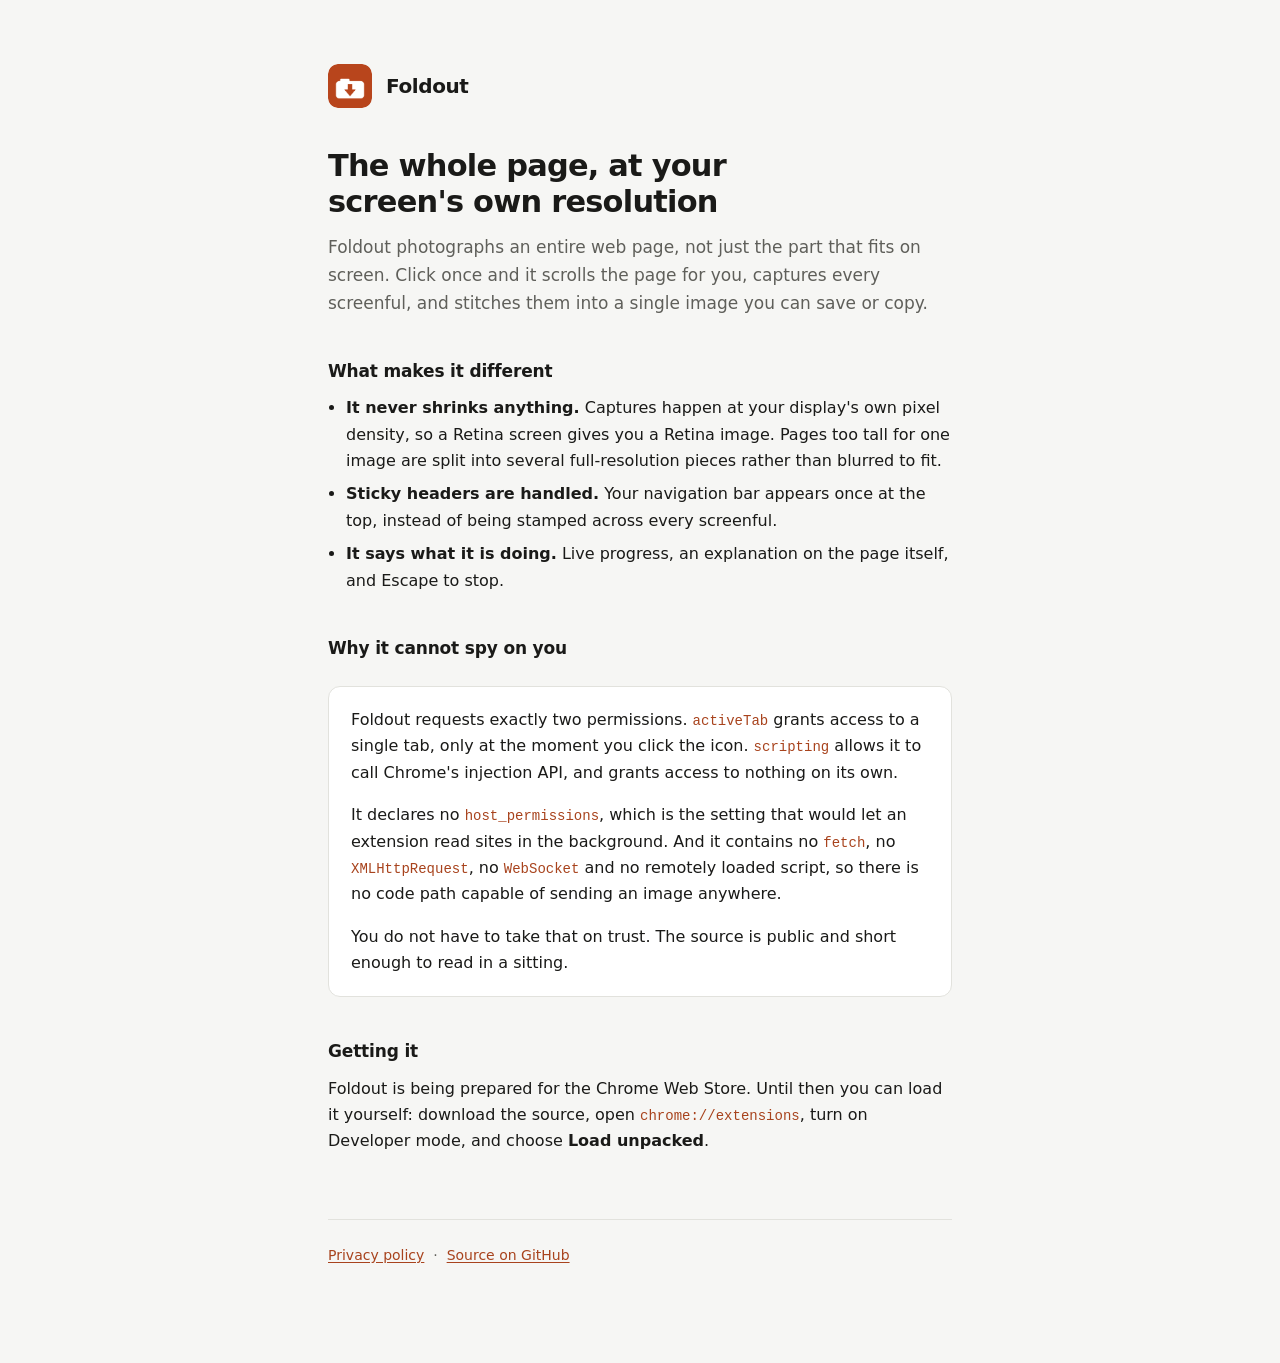
<file: docs/index.html>
<!doctype html>
<html lang="en">
  <head>
    <meta charset="utf-8" />
    <meta name="viewport" content="width=device-width, initial-scale=1" />
    <title>Foldout: full-page screenshots that stay on your machine</title>
    <meta name="description" content="A Chrome extension that captures an entire web page at your screen's native resolution. Two permissions, no host access, no network code." />
    <link rel="icon" href="icon.png" />
    <link rel="stylesheet" href="style.css" />
  </head>
  <body>
    <header><img src="icon.png" alt="" /><b>Foldout</b></header>

    <h1>The whole page, at your screen's own resolution</h1>
    <p class="lede">
      Foldout photographs an entire web page, not just the part that fits on
      screen. Click once and it scrolls the page for you, captures every
      screenful, and stitches them into a single image you can save or copy.
    </p>

    <h2>What makes it different</h2>
    <ul>
      <li><b>It never shrinks anything.</b> Captures happen at your display's own
        pixel density, so a Retina screen gives you a Retina image. Pages too
        tall for one image are split into several full-resolution pieces rather
        than blurred to fit.</li>
      <li><b>Sticky headers are handled.</b> Your navigation bar appears once at
        the top, instead of being stamped across every screenful.</li>
      <li><b>It says what it is doing.</b> Live progress, an explanation on the
        page itself, and Escape to stop.</li>
    </ul>

    <h2>Why it cannot spy on you</h2>
    <div class="card">
      <p>
        Foldout requests exactly two permissions. <code>activeTab</code> grants
        access to a single tab, only at the moment you click the icon.
        <code>scripting</code> allows it to call Chrome's injection API, and
        grants access to nothing on its own.
      </p>
      <p>
        It declares no <code>host_permissions</code>, which is the setting that
        would let an extension read sites in the background. And it contains no
        <code>fetch</code>, no <code>XMLHttpRequest</code>, no
        <code>WebSocket</code> and no remotely loaded script, so there is no code
        path capable of sending an image anywhere.
      </p>
      <p>
        You do not have to take that on trust. The source is public and short
        enough to read in a sitting.
      </p>
    </div>

    <h2>Getting it</h2>
    <p>
      Foldout is being prepared for the Chrome Web Store. Until then you can
      load it yourself: download the source, open
      <code>chrome://extensions</code>, turn on Developer mode, and choose
      <b>Load unpacked</b>.
    </p>

    <footer>
      <a href="privacy.html">Privacy policy</a> &nbsp;·&nbsp;
      <a href="https://github.com/tooaverage/foldout">Source on GitHub</a>
    </footer>
  </body>
</html>
</file>
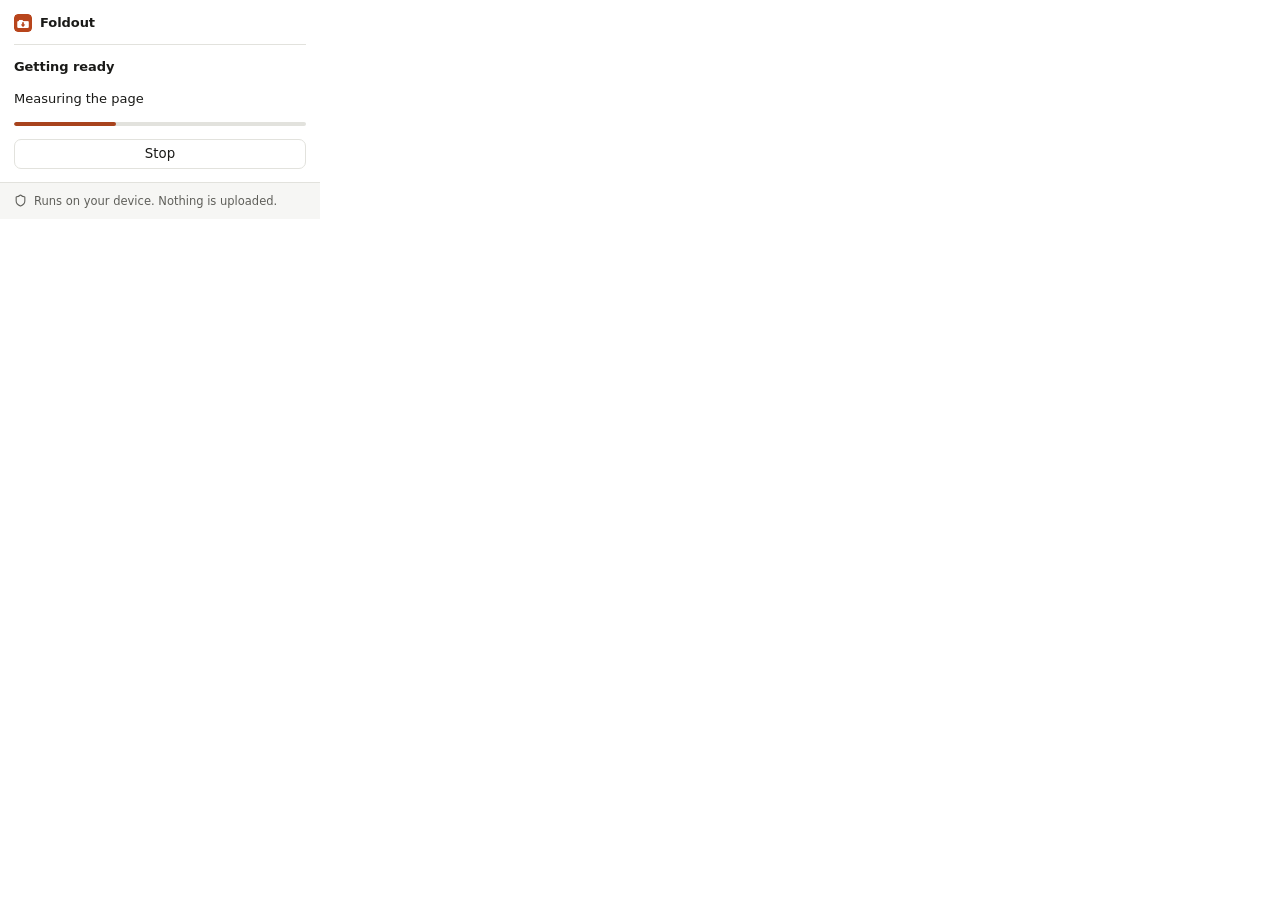
<file: popup.html>
<!doctype html>
<html lang="en">
  <head>
    <meta charset="utf-8" />
    <title>Foldout</title>
    <style>
      /* Same tokens as viewer.html. Kept inline so the popup is self-contained. */
      :root {
        color-scheme: light dark;
        --bg: #ffffff;
        --sunken: #f6f6f4;
        --line: #e2e2dd;
        --text: #1a1a18;
        --muted: #5f5f5a;
        --accent: #a8431d;
        --ease: cubic-bezier(0.22, 1, 0.36, 1);
      }
      @media (prefers-color-scheme: dark) {
        :root {
          --bg: #1a1a1d;
          --sunken: #121214;
          --line: #2f2f35;
          --text: #eeeef1;
          --muted: #a0a0a9;
          --accent: #e8804f;
        }
      }

      * { box-sizing: border-box; }
      body {
        width: 320px;
        margin: 0;
        padding: 14px;
        background: var(--bg);
        color: var(--text);
        font: 400 13px/1.45 ui-sans-serif, -apple-system, "SF Pro Text", system-ui, sans-serif;
        -webkit-font-smoothing: antialiased;
      }
      :focus-visible { outline: 2px solid var(--accent); outline-offset: 2px; border-radius: 4px; }

      .brand {
        display: flex;
        align-items: center;
        gap: 8px;
        padding-bottom: 11px;
        border-bottom: 1px solid var(--line);
      }
      .brand img { width: 18px; height: 18px; border-radius: 4px; }
      .brand b { font-size: 13px; font-weight: 600; letter-spacing: -0.005em; flex: 1; }

      .stage { display: flex; align-items: baseline; gap: 10px; margin: 13px 0 0; }
      .stage h1 { margin: 0; font-size: 13px; font-weight: 600; flex: 1; letter-spacing: -0.005em; }
      .pct {
        font: 500 12px ui-monospace, SFMono-Regular, Menlo, monospace;
        color: var(--muted);
        font-variant-numeric: tabular-nums;
      }
      .stage p { margin: 3px 0 0; color: var(--muted); }

      .track {
        height: 4px;
        margin: 11px 0 0;
        border-radius: 2px;
        background: var(--line);
        overflow: hidden;
      }
      .fill {
        display: block;
        height: 100%;
        width: 0;
        border-radius: 2px;
        background: var(--accent);
        transition: width 220ms var(--ease);
      }
      /* Before the first screenful there is no honest percentage to show, so
         sweep instead of pretending to know. */
      .track.waiting .fill { width: 35%; animation: sweep 1.5s var(--ease) infinite; }
      @keyframes sweep {
        0% { transform: translateX(-100%); }
        100% { transform: translateX(340%); }
      }

      .row { display: flex; gap: 8px; margin-top: 13px; }
      button {
        flex: 1;
        height: 30px;
        border: 1px solid var(--line);
        border-radius: 7px;
        background: var(--bg);
        color: var(--text);
        font: 500 12px/1 inherit;
        font-family: inherit;
        cursor: pointer;
        transition: border-color 150ms var(--ease);
      }
      button:hover { border-color: var(--muted); }

      .safe {
        display: flex;
        align-items: center;
        gap: 7px;
        margin: 13px -14px -14px;
        padding: 10px 14px;
        border-top: 1px solid var(--line);
        background: var(--sunken);
        color: var(--muted);
        font-size: 11.5px;
      }
      .safe svg { width: 13px; height: 13px; flex: none; }

      @media (prefers-reduced-motion: reduce) {
        .fill { transition: none; }
        .track.waiting .fill { animation: none; width: 100%; }
      }
      [hidden] { display: none !important; }
    </style>
  </head>
  <body>
    <div class="brand">
      <img src="icons/icon-32.png" alt="" />
      <b>Foldout</b>
    </div>

    <div class="stage">
      <h1 id="headline">Getting ready</h1>
      <span class="pct" id="pct" hidden></span>
    </div>
    <p id="detail">Measuring the page</p>

    <div class="track waiting" id="track" role="progressbar" aria-labelledby="headline">
      <span class="fill" id="fill"></span>
    </div>

    <div class="row" id="row">
      <button id="stop">Stop</button>
    </div>

    <div class="safe">
      <svg viewBox="0 0 24 24" fill="none" stroke="currentColor" stroke-width="2" stroke-linecap="round" stroke-linejoin="round" aria-hidden="true">
        <path d="M20 13c0 5-3.5 7.5-7.66 8.95a1 1 0 0 1-.67-.01C7.5 20.5 4 18 4 13V6a1 1 0 0 1 1-1c2 0 4.5-1.2 6.24-2.72a1.17 1.17 0 0 1 1.52 0C14.51 3.81 17 5 19 5a1 1 0 0 1 1 1z" />
      </svg>
      <span>Runs on your device. Nothing is uploaded.</span>
    </div>

    <script src="popup.js"></script>
  </body>
</html>
</file>
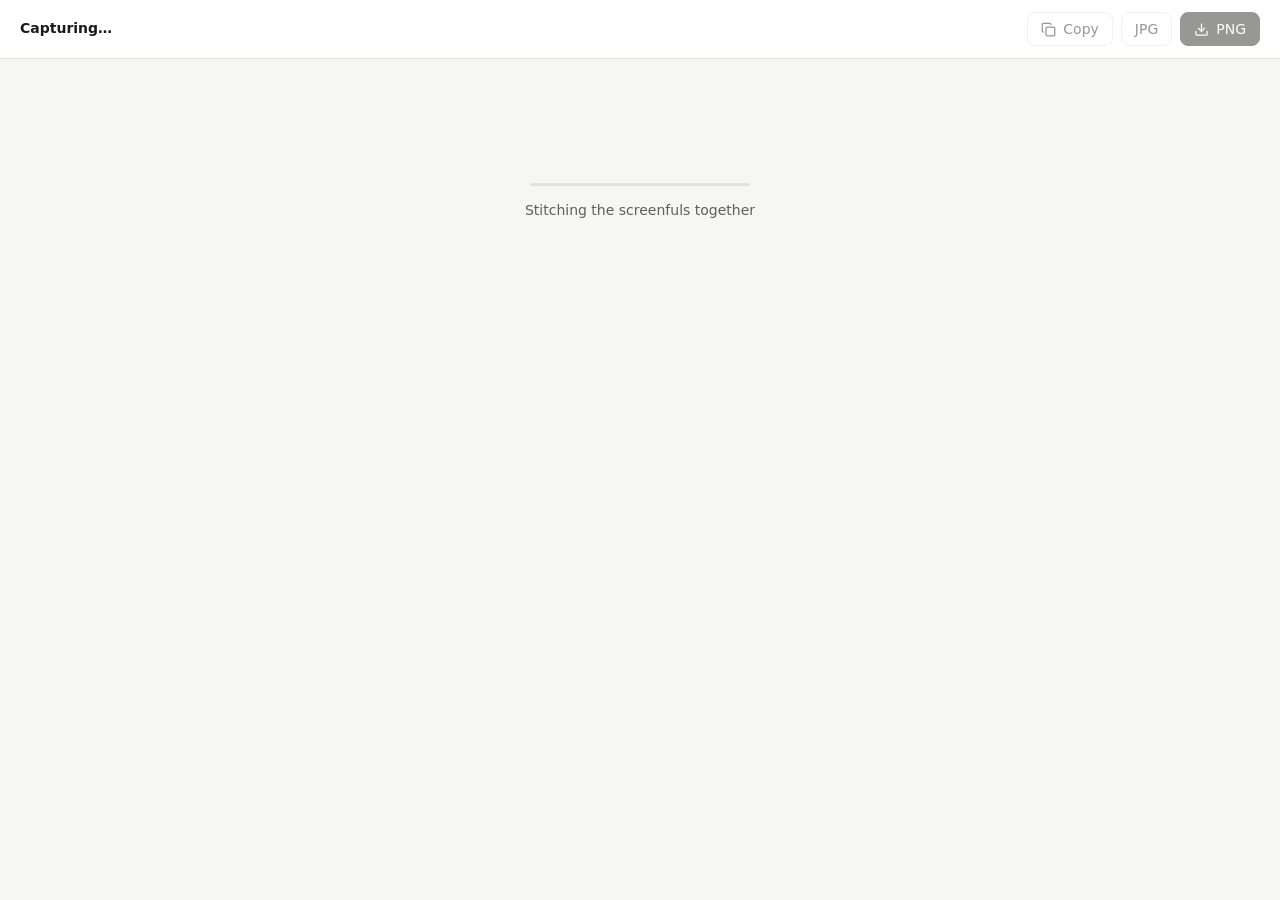
<file: viewer.html>
<!doctype html>
<html lang="en">
  <head>
    <meta charset="utf-8" />
    <title>Foldout</title>
    <style>
      :root {
        --bg: #f6f6f4;
        --surface: #ffffff;
        --line: #e2e2dd;
        --text: #1a1a18;
        --muted: #5f5f5a;
        --accent: #a8431d;
        --btn: #1a1a18;
        --btn-text: #fafaf9;
      }
      @media (prefers-color-scheme: dark) {
        :root {
          --bg: #121214;
          --surface: #1a1a1d;
          --line: #2f2f35;
          --text: #eeeef1;
          --muted: #a0a0a9;
          --accent: #e8804f;
          --btn: #eeeef1;
          --btn-text: #151518;
        }
      }

      * { box-sizing: border-box; }

      body {
        margin: 0;
        background: var(--bg);
        color: var(--text);
        font: 400 14px/1.5 ui-sans-serif, -apple-system, "SF Pro Text", system-ui, sans-serif;
        -webkit-font-smoothing: antialiased;
      }

      :focus-visible {
        outline: 2px solid var(--accent);
        outline-offset: 2px;
        border-radius: 4px;
      }

      header {
        position: sticky;
        top: 0;
        z-index: 10;
        display: flex;
        align-items: center;
        gap: 16px;
        padding: 12px 20px;
        background: var(--surface);
        border-bottom: 1px solid var(--line);
      }

      .id { min-width: 0; flex: 1; }
      .id h1 {
        margin: 0;
        font-size: 14px;
        font-weight: 550;
        white-space: nowrap;
        overflow: hidden;
        text-overflow: ellipsis;
      }
      .id p {
        margin: 2px 0 0;
        font-size: 12px;
        color: var(--muted);
        font-variant-numeric: tabular-nums;
        white-space: nowrap;
        overflow: hidden;
        text-overflow: ellipsis;
      }
      .id p b { font-weight: 550; color: var(--text); }

      .actions { display: flex; gap: 8px; flex-shrink: 0; }

      button {
        display: inline-flex;
        align-items: center;
        gap: 7px;
        height: 34px;
        padding: 0 13px;
        border: 1px solid var(--line);
        border-radius: 8px;
        background: var(--surface);
        color: var(--text);
        font: inherit;
        font-weight: 500;
        cursor: pointer;
        transition: border-color 150ms ease, background-color 150ms ease;
      }
      button:hover:not(:disabled) { border-color: var(--muted); }
      button:active:not(:disabled) { background: var(--bg); }
      button:disabled { opacity: 0.45; cursor: default; }
      button.primary { background: var(--btn); border-color: var(--btn); color: var(--btn-text); }
      button.small { height: 26px; padding: 0 10px; font-size: 12px; border-radius: 6px; }
      button svg { width: 15px; height: 15px; }

      main { padding: 28px 20px 64px; display: flex; justify-content: center; }
      .column { width: 100%; max-width: 1100px; }

      /* Hairline on all four sides. No accent stripe down the edge, no tinted
         ground: this is a sentence of explanation, not a severity badge. */
      .note {
        display: flex;
        align-items: flex-start;
        gap: 10px;
        margin: 0 0 12px;
        padding: 11px 14px;
        border: 1px solid var(--line);
        border-radius: 8px;
        background: var(--surface);
        color: var(--muted);
        font-size: 13px;
      }
      .note svg { flex: none; width: 15px; height: 15px; margin-top: 2px; }
      .note p { margin: 0; }
      #notes:not(:empty) { margin-bottom: 8px; }

      .status {
        display: flex;
        flex-direction: column;
        align-items: center;
        gap: 14px;
        padding: 96px 20px;
        color: var(--muted);
        font-variant-numeric: tabular-nums;
      }
      .status svg { width: 20px; height: 20px; }
      .status p { margin: 0; max-width: 46ch; text-align: center; }
      .track {
        width: 220px;
        height: 3px;
        border-radius: 2px;
        background: var(--line);
        overflow: hidden;
      }
      .track span {
        display: block;
        height: 100%;
        width: 0;
        background: var(--accent);
        transition: width 150ms ease;
      }

      figure {
        margin: 0 0 20px;
        border: 1px solid var(--line);
        border-radius: 10px;
        overflow: hidden;
        background: var(--surface);
      }
      figure:last-child { margin-bottom: 0; }
      figcaption {
        display: flex;
        align-items: center;
        gap: 8px;
        padding: 8px 10px 8px 14px;
        border-bottom: 1px solid var(--line);
        font-size: 12px;
        color: var(--muted);
        font-variant-numeric: tabular-nums;
      }
      figcaption span { flex: 1; }
      figure img { display: block; width: 100%; height: auto; }

      @media (prefers-reduced-motion: reduce) {
        *, *::before, *::after {
          transition-duration: 0.01ms !important;
          animation-duration: 0.01ms !important;
        }
      }

      [hidden] { display: none !important; }
    </style>
  </head>
  <body>
    <header>
      <div class="id">
        <h1 id="title">Capturing…</h1>
        <p id="detail"></p>
      </div>
      <div class="actions">
        <button id="copy" disabled>
          <svg viewBox="0 0 24 24" fill="none" stroke="currentColor" stroke-width="2" stroke-linecap="round" stroke-linejoin="round" aria-hidden="true">
            <rect width="14" height="14" x="8" y="8" rx="2" ry="2" />
            <path d="M4 16c-1.1 0-2-.9-2-2V4c0-1.1.9-2 2-2h10c1.1 0 2 .9 2 2" />
          </svg>
          <span>Copy</span>
        </button>
        <button id="jpg" disabled><span>JPG</span></button>
        <button id="png" class="primary" disabled>
          <svg viewBox="0 0 24 24" fill="none" stroke="currentColor" stroke-width="2" stroke-linecap="round" stroke-linejoin="round" aria-hidden="true">
            <path d="M21 15v4a2 2 0 0 1-2 2H5a2 2 0 0 1-2-2v-4" />
            <polyline points="7 10 12 15 17 10" />
            <line x1="12" x2="12" y1="15" y2="3" />
          </svg>
          <span>PNG</span>
        </button>
      </div>
    </header>

    <main>
      <div class="column">
        <div id="notes"></div>
        <div class="status" id="status" role="status" aria-live="polite">
          <div class="track" id="track" role="progressbar" aria-valuemin="0" aria-valuemax="100" aria-valuenow="0">
            <span id="bar"></span>
          </div>
          <p id="status-text">Stitching the screenfuls together</p>
        </div>
        <div id="sheets"></div>
      </div>
    </main>

    <script src="viewer.js"></script>
  </body>
</html>
</file>
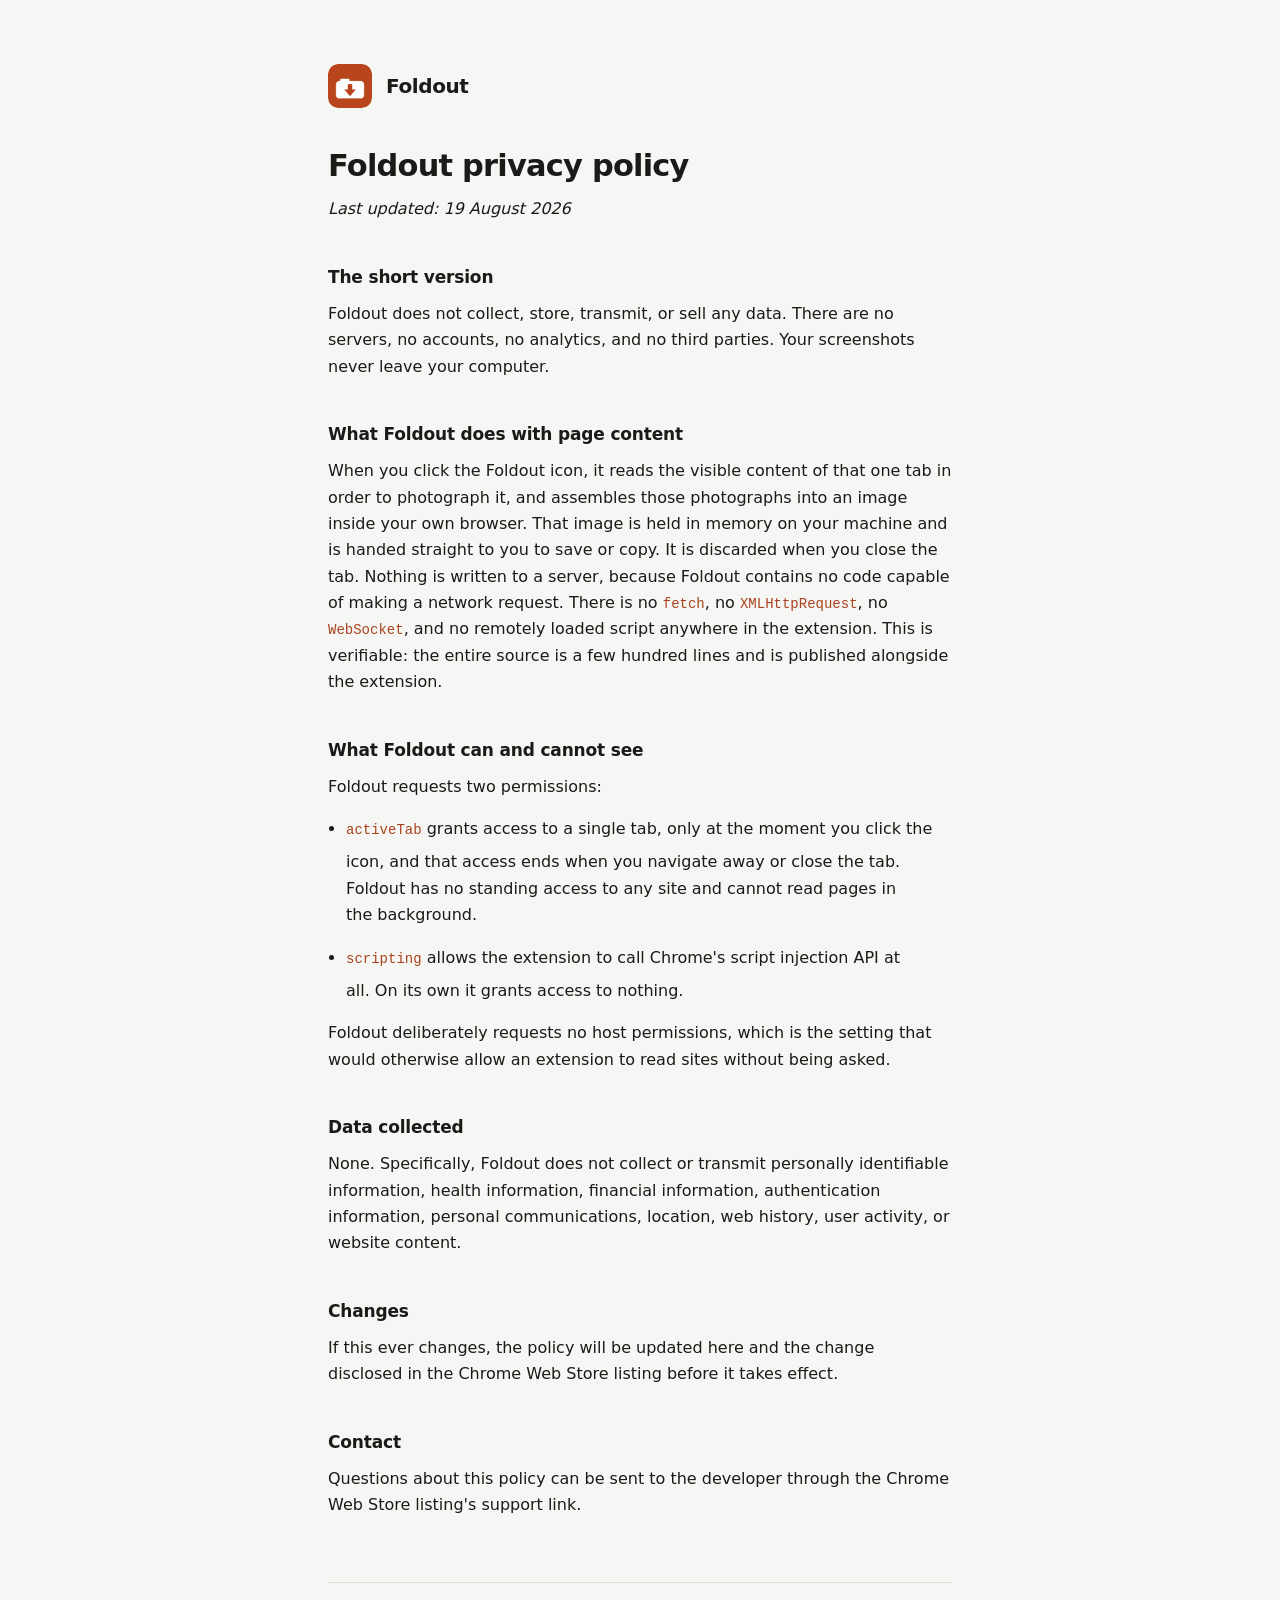
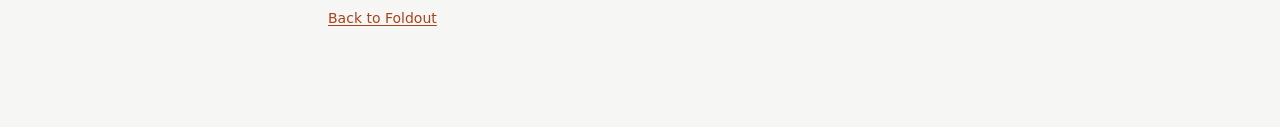
<file: docs/privacy.html>
<!doctype html>
<html lang="en">
  <head>
    <meta charset="utf-8" />
    <meta name="viewport" content="width=device-width, initial-scale=1" />
    <title>Foldout privacy policy</title>
    <link rel="icon" href="icon.png" />
    <link rel="stylesheet" href="style.css" />
  </head>
  <body>
    <header><img src="icon.png" alt="" /><b>Foldout</b></header>
    <h1>Foldout privacy policy</h1>
    <p><i>Last updated: 19 August 2026</i></p>
    <h2>The short version</h2>
    <p>Foldout does not collect, store, transmit, or sell any data. There are no servers, no accounts, no analytics, and no third parties. Your screenshots never leave your computer.</p>
    <h2>What Foldout does with page content</h2>
    <p>When you click the Foldout icon, it reads the visible content of that one tab in order to photograph it, and assembles those photographs into an image inside your own browser. That image is held in memory on your machine and is handed straight to you to save or copy. It is discarded when you close the tab. Nothing is written to a server, because Foldout contains no code capable of making a network request. There is no <code>fetch</code>, no <code>XMLHttpRequest</code>, no <code>WebSocket</code>, and no remotely loaded script anywhere in the extension. This is verifiable: the entire source is a few hundred lines and is published alongside the extension.</p>
    <h2>What Foldout can and cannot see</h2>
    <p>Foldout requests two permissions:</p>
    <ul>
    <li><code>activeTab</code> grants access to a single tab, only at the moment you click the</li>
    <p>  icon, and that access ends when you navigate away or close the tab. Foldout   has no standing access to any site and cannot read pages in the background.</p>
    <li><code>scripting</code> allows the extension to call Chrome's script injection API at</li>
    <p>  all. On its own it grants access to nothing.</p>
    </ul>
    <p>Foldout deliberately requests no host permissions, which is the setting that would otherwise allow an extension to read sites without being asked.</p>
    <h2>Data collected</h2>
    <p>None. Specifically, Foldout does not collect or transmit personally identifiable information, health information, financial information, authentication information, personal communications, location, web history, user activity, or website content.</p>
    <h2>Changes</h2>
    <p>If this ever changes, the policy will be updated here and the change disclosed in the Chrome Web Store listing before it takes effect.</p>
    <h2>Contact</h2>
    <p>Questions about this policy can be sent to the developer through the Chrome Web Store listing's support link.</p>
    <footer><a href="./">Back to Foldout</a></footer>
  </body>
</html>
</file>
<file: docs/style.css>
:root {
  color-scheme: light dark;
  --bg: #f6f6f4;
  --surface: #ffffff;
  --line: #e2e2dd;
  --text: #1a1a18;
  --muted: #5f5f5a;
  --accent: #a8431d;
}
@media (prefers-color-scheme: dark) {
  :root {
    --bg: #121214;
    --surface: #1a1a1d;
    --line: #2f2f35;
    --text: #eeeef1;
    --muted: #a0a0a9;
    --accent: #e8804f;
  }
}

* { box-sizing: border-box; }

body {
  margin: 0 auto;
  padding: 4rem 1.5rem 6rem;
  max-width: 42rem;
  background: var(--bg);
  color: var(--text);
  font: 400 1rem/1.65 ui-sans-serif, -apple-system, "SF Pro Text", system-ui, sans-serif;
  -webkit-font-smoothing: antialiased;
}

a { color: var(--accent); text-underline-offset: 2px; }
a:focus-visible { outline: 2px solid var(--accent); outline-offset: 3px; border-radius: 3px; }

header { display: flex; align-items: center; gap: 0.875rem; margin-bottom: 2.5rem; }
header img { width: 44px; height: 44px; border-radius: 10px; }
header b { font-size: 1.25rem; font-weight: 600; letter-spacing: -0.02em; }

h1 { font-size: 1.9rem; line-height: 1.2; font-weight: 600; letter-spacing: -0.025em; margin: 0 0 0.75rem; text-wrap: balance; }
h2 { font-size: 1.0625rem; font-weight: 600; margin: 2.5rem 0 0.625rem; letter-spacing: -0.01em; }
p { margin: 0 0 1rem; text-wrap: pretty; }
.lede { font-size: 1.0625rem; color: var(--muted); }
ul { margin: 0 0 1rem; padding-left: 1.125rem; }
li { margin-bottom: 0.4375rem; }
code { font: 500 0.875em ui-monospace, SFMono-Regular, Menlo, monospace; color: var(--accent); }

.card {
  border: 1px solid var(--line);
  border-radius: 0.75rem;
  background: var(--surface);
  padding: 1.25rem 1.375rem;
  margin: 1.5rem 0;
}
.card p:last-child { margin-bottom: 0; }

footer {
  margin-top: 4rem;
  padding-top: 1.5rem;
  border-top: 1px solid var(--line);
  color: var(--muted);
  font-size: 0.875rem;
}
</file>
